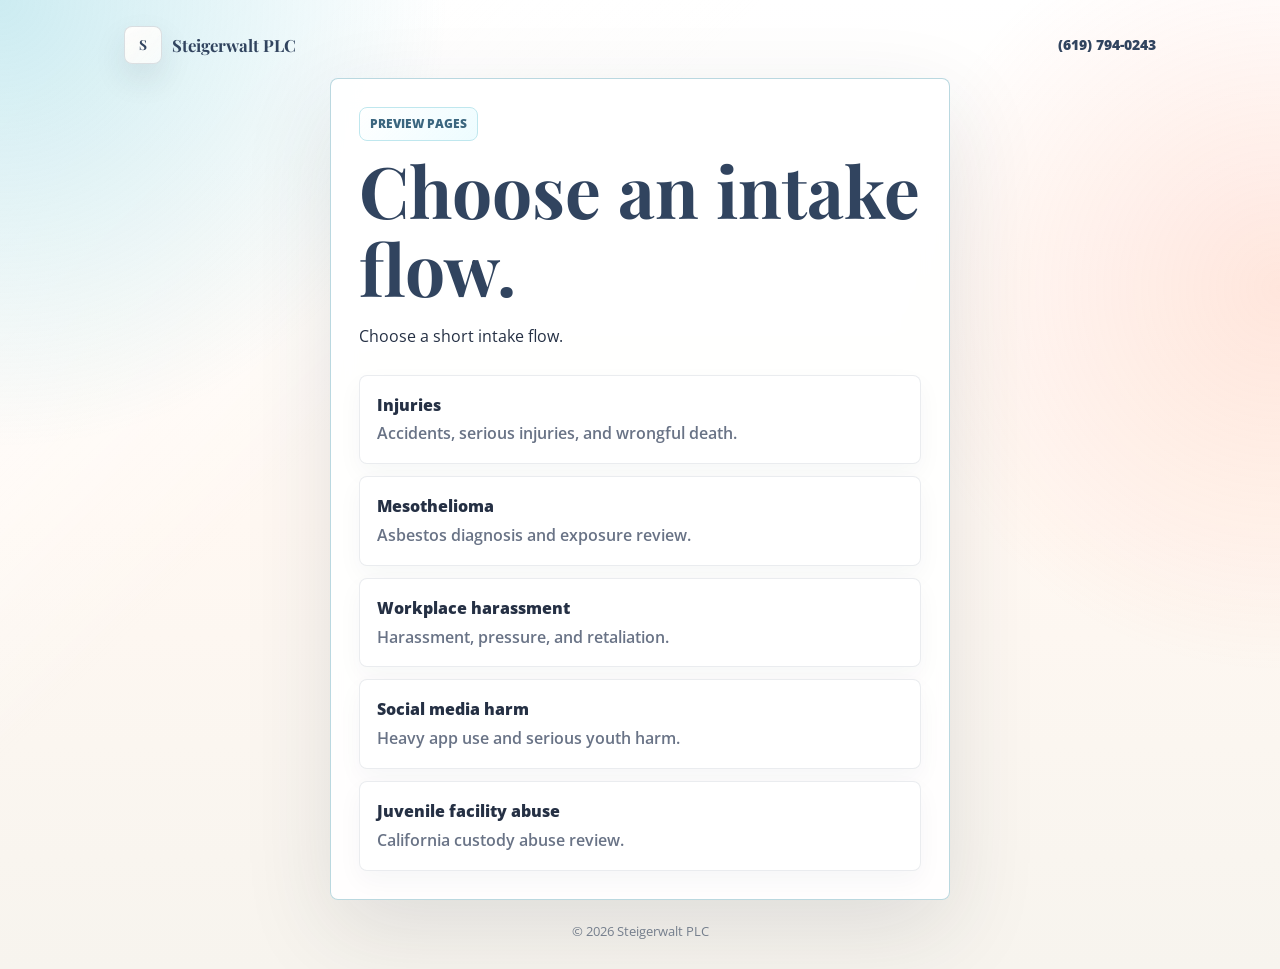
<file: index.html>
<!doctype html>
<html lang="en">
  <head>
    <meta charset="utf-8">
    <meta name="viewport" content="width=device-width, initial-scale=1">
    <title>Steigerwalt PLC Intake Preview Pages</title>
    <meta name="description" content="Steigerwalt PLC intake pages.">
    <link rel="preconnect" href="https://fonts.googleapis.com">
    <link rel="preconnect" href="https://fonts.gstatic.com" crossorigin>
    <link href="https://fonts.googleapis.com/css2?family=Open+Sans:wght@400;600;700;800&family=Playfair+Display:wght@700&display=swap" rel="stylesheet">
    <link rel="stylesheet" href="styles.css">
  </head>
  <body class="theme-injuries">
    <main class="page-shell">
      <header class="topbar">
        <a class="brand" href="/">
          <span class="brand-mark">S</span>
          <span class="brand-text">Steigerwalt PLC</span>
        </a>
        <div class="topbar-actions">
          <a class="phone-link" href="tel:6197940243">(619) 794-0243</a>
        </div>
      </header>
      <section class="hub-card">
        <p class="eyebrow">Preview Pages</p>
        <h1>Choose an intake flow.</h1>
        <p>Choose a short intake flow.</p>
        <div class="hub-links">
          <a href="/injuries/">Injuries <span>Accidents, serious injuries, and wrongful death.</span></a>
          <a href="/mesothelioma-asbestos/">Mesothelioma <span>Asbestos diagnosis and exposure review.</span></a>
          <a href="/workplace-sexual-harassment/">Workplace harassment <span>Harassment, pressure, and retaliation.</span></a>
          <a href="/social-media-addiction/">Social media harm <span>Heavy app use and serious youth harm.</span></a>
          <a href="/juvenile-detention-abuse/">Juvenile facility abuse <span>California custody abuse review.</span></a>
        </div>
      </section>
      <footer class="site-footer">
        <span>© 2026 Steigerwalt PLC</span>
      </footer>
    </main>
  </body>
</html>
</file>
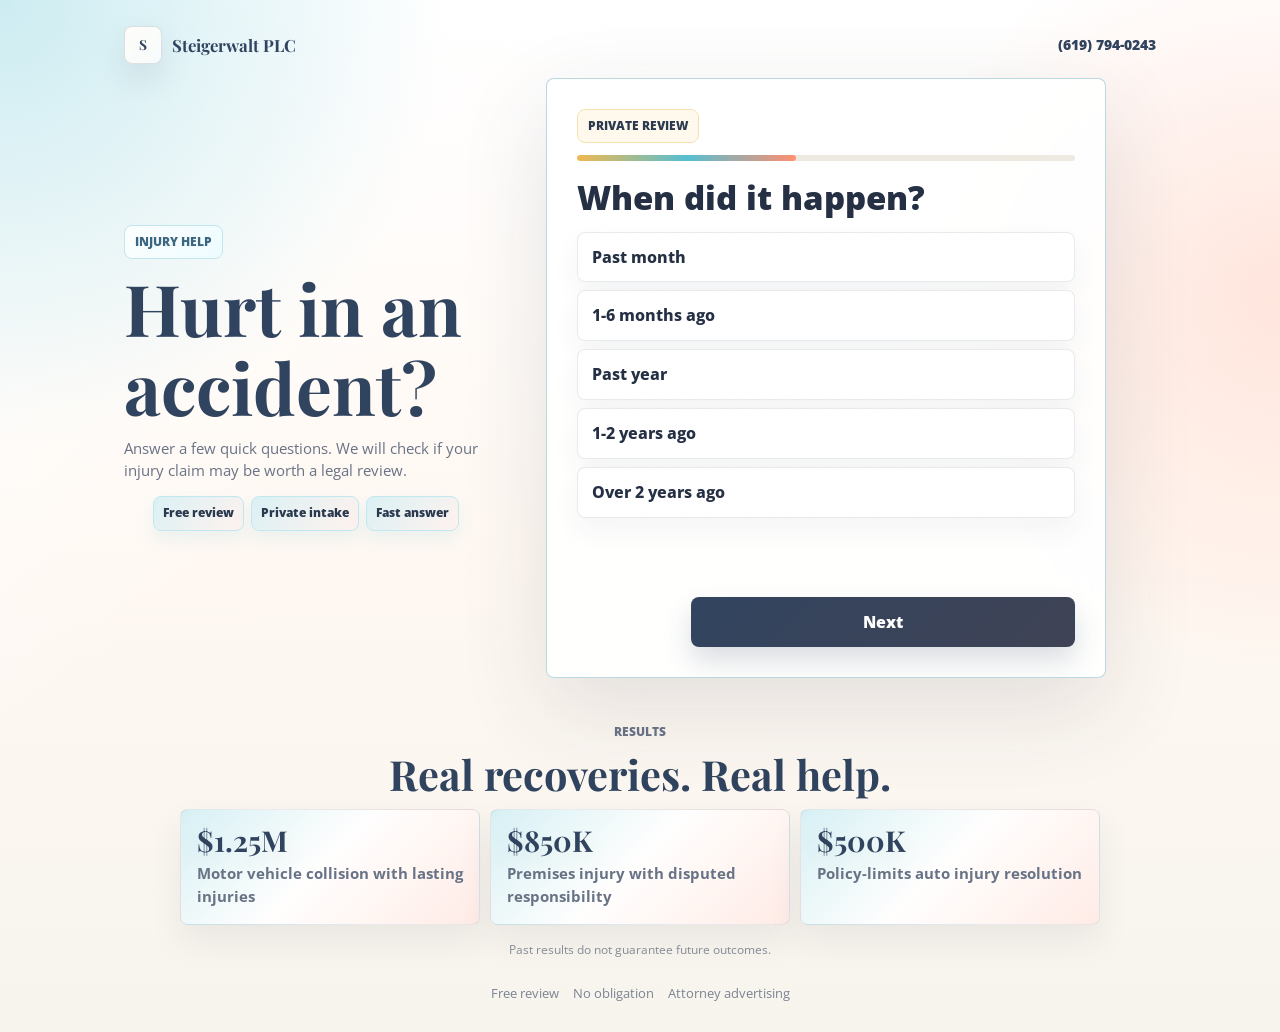
<file: injuries/index.html>
<!doctype html>
<html lang="en">
  <head>
    <meta charset="utf-8">
    <meta name="viewport" content="width=device-width, initial-scale=1">
    <title>California Injury Claim Review | Steigerwalt PLC</title>
    <meta name="description" content="Free injury, car accident, and wrongful death claim review.">
    <link rel="preconnect" href="https://fonts.googleapis.com">
    <link rel="preconnect" href="https://fonts.gstatic.com" crossorigin>
    <link href="https://fonts.googleapis.com/css2?family=Open+Sans:wght@400;600;700;800&family=Playfair+Display:wght@700&display=swap" rel="stylesheet">
    <link rel="stylesheet" href="../styles.css">
  </head>
  <body class="theme-injuries">
    <main class="page-shell">
      <header class="topbar">
        <a class="brand" href="/">
          <span class="brand-mark">S</span>
          <span class="brand-text">Steigerwalt PLC</span>
        </a>
        <div class="topbar-actions">
          <a class="phone-link" href="tel:6197940243">(619) 794-0243</a>
        </div>
      </header>
      <section class="hero-card">
        <div class="hero-copy">
          <p class="eyebrow">Injury Help</p>
          <h1>Hurt in an accident?</h1>
          <p>Answer a few quick questions. We will check if your injury claim may be worth a legal review.</p>
          <div class="trust-row" aria-label="Trust signals">
            <span>Free review</span>
            <span>Private intake</span>
            <span>Fast answer</span>
          </div>
          <p class="beta-note">Preview mode. The live site saves and emails leads.</p>
        </div>
        <form id="claim-form" class="wizard" novalidate>
          <div class="progress-line"><span id="stepCount"></span><div class="progress-track"><span id="progressBar"></span></div></div>
          <section id="stepMount" class="wizard-step is-active"></section>
          <div id="resultBox" class="result-box" hidden><span>Review</span><strong id="resultTitle"></strong><p id="resultDetail"></p></div>
          <p id="formStatus" class="form-status" role="status"></p>
          <div class="wizard-actions">
            <button id="backButton" class="button button-secondary" type="button">Back</button>
            <button id="nextButton" class="button button-primary" type="button">Next</button>
            <button id="submitButton" class="button button-primary" type="submit">Submit</button>
          </div>
        </form>
      </section>
      <section class="social-proof">
        <div class="social-proof-header"><span>Results</span><h2>Real recoveries. Real help.</h2></div>
        <div class="result-grid">
          <div class="settlement-card"><strong>$1.25M</strong><span>Motor vehicle collision with lasting injuries</span></div>
          <div class="settlement-card"><strong>$850K</strong><span>Premises injury with disputed responsibility</span></div>
          <div class="settlement-card"><strong>$500K</strong><span>Policy-limits auto injury resolution</span></div>
        </div>
        <p class="proof-disclaimer">Past results do not guarantee future outcomes.</p>
      </section>
      <footer class="site-footer"><span>Free review</span><span>No obligation</span><span>Attorney advertising</span></footer>
    </main>
    <script>
      window.INTAKE_CONFIG = {
        category: "Injuries / Car Accidents / Wrongful Death",
        thresholds: { strong: 70, review: 42 },
        resultHint: "Timing, injuries, and fault matter.",
        consent: "I agree Steigerwalt PLC may call or text me. This does not create an attorney-client relationship.",
        steps: [
          { type: "choice", name: "accidentDate", title: "When did it happen?", options: [
            { label: "Past month", value: "In the past month", score: 15 },
            { label: "1-6 months ago", value: "1 to 6 months ago", score: 14 },
            { label: "Past year", value: "Within the last year", score: 10 },
            { label: "1-2 years ago", value: "1 to 2 years ago", score: 5 },
            { label: "Over 2 years ago", value: "More than 2 years ago", score: -8 }
          ] },
          { type: "choice", name: "injuryType", title: "What happened?", options: [
            { label: "Car accident", value: "Auto accident", score: 12 },
            { label: "Motorcycle or bicycle", value: "Motorcycle or bicycle", score: 13 },
            { label: "Truck accident", value: "Truck accident", score: 16 },
            { label: "Wrongful death", value: "Wrongful death", score: 22, map: { injured: "Fatal injury" } },
            { label: "Other injury or fall", value: "Other injury or fall", score: 7 }
          ] },
          { type: "choice", name: "treatment", title: "Medical care?", options: [
            { label: "Hospital or surgery", value: "4", score: 22, map: { injured: "Yes" } },
            { label: "ER or imaging", value: "2.25", score: 16, map: { injured: "Yes" } },
            { label: "Doctor or therapy", value: "3", score: 14, map: { injured: "Yes" } },
            { label: "Pain, no care yet", value: "1.25", score: 5, map: { injured: "Not sure yet" } },
            { label: "No injury", value: "1", score: -14, map: { injured: "No" } }
          ] },
          { type: "choice", name: "caseStrength", title: "Claim status?", options: [
            { label: "Clear fault + medical bills", value: "Clear liability with medical damages", score: 28, map: { fault: "0", lawyerStatus: "No lawyer" } },
            { label: "Fault disputed + injuries", value: "Disputed liability with injuries", score: 15, map: { fault: "50" } },
            { label: "Loved one passed away", value: "Wrongful death damages", score: 28, map: { fault: "0", injured: "Fatal injury" } },
            { label: "Mostly property damage", value: "Property damage", score: -8, map: { fault: "0" } },
            { label: "Already have attorney", value: "Already represented", score: -12, map: { lawyerStatus: "Already represented" } }
          ] },
          { type: "final", title: "Contact info", note: "Private follow-up only." }
        ]
      };
    </script>
    <script src="../intake.js"></script>
  </body>
</html>
</file>
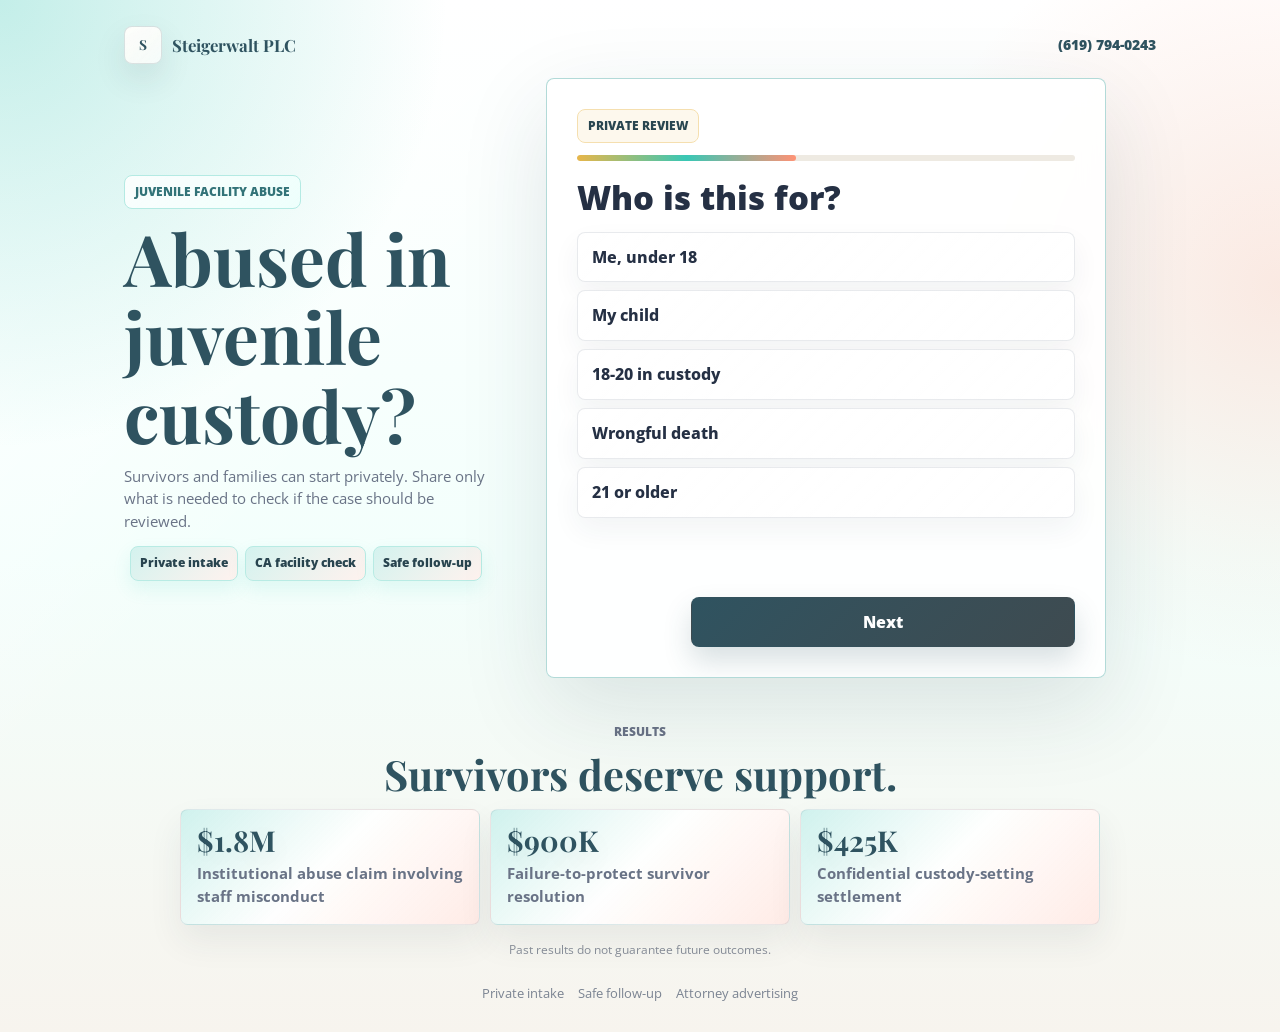
<file: juvenile-detention-abuse/index.html>
<!doctype html>
<html lang="en">
  <head>
    <meta charset="utf-8">
    <meta name="viewport" content="width=device-width, initial-scale=1">
    <title>California Juvenile Detention Sexual Abuse Review | Steigerwalt PLC</title>
    <meta name="description" content="Confidential California juvenile detention sexual abuse claim review.">
    <link rel="preconnect" href="https://fonts.googleapis.com">
    <link rel="preconnect" href="https://fonts.gstatic.com" crossorigin>
    <link href="https://fonts.googleapis.com/css2?family=Open+Sans:wght@400;600;700;800&family=Playfair+Display:wght@700&display=swap" rel="stylesheet">
    <link rel="stylesheet" href="../styles.css">
  </head>
  <body class="theme-detention">
    <main class="page-shell">
      <header class="topbar">
        <a class="brand" href="/">
          <span class="brand-mark">S</span>
          <span class="brand-text">Steigerwalt PLC</span>
        </a>
        <div class="topbar-actions">
          <a class="phone-link" href="tel:6197940243">(619) 794-0243</a>
        </div>
      </header>
      <section class="hero-card">
        <div class="hero-copy">
          <p class="eyebrow">Juvenile Facility Abuse</p>
          <h1>Abused in juvenile custody?</h1>
          <p>Survivors and families can start privately. Share only what is needed to check if the case should be reviewed.</p>
          <div class="trust-row" aria-label="Trust signals">
            <span>Private intake</span>
            <span>CA facility check</span>
            <span>Safe follow-up</span>
          </div>
          <p class="beta-note">Preview mode. The live site saves and emails leads.</p>
        </div>
        <form id="claim-form" class="wizard" novalidate>
          <div class="progress-line"><span id="stepCount"></span><div class="progress-track"><span id="progressBar"></span></div></div>
          <section id="stepMount" class="wizard-step is-active"></section>
          <div id="resultBox" class="result-box" hidden><span>Review</span><strong id="resultTitle"></strong><p id="resultDetail"></p></div>
          <p id="formStatus" class="form-status" role="status"></p>
          <div class="wizard-actions">
            <button id="backButton" class="button button-secondary" type="button">Back</button>
            <button id="nextButton" class="button button-primary" type="button">Next</button>
            <button id="submitButton" class="button button-primary" type="submit">Submit</button>
          </div>
        </form>
      </section>
      <section class="social-proof">
        <div class="social-proof-header"><span>Results</span><h2>Survivors deserve support.</h2></div>
        <div class="result-grid">
          <div class="settlement-card"><strong>$1.8M</strong><span>Institutional abuse claim involving staff misconduct</span></div>
          <div class="settlement-card"><strong>$900K</strong><span>Failure-to-protect survivor resolution</span></div>
          <div class="settlement-card"><strong>$425K</strong><span>Confidential custody-setting settlement</span></div>
        </div>
        <p class="proof-disclaimer">Past results do not guarantee future outcomes.</p>
      </section>
      <footer class="site-footer"><span>Private intake</span><span>Safe follow-up</span><span>Attorney advertising</span></footer>
    </main>
    <script>
      window.INTAKE_CONFIG = {
        category: "California Juvenile Detention Sexual Abuse",
        thresholds: { strong: 72, review: 44 },
        resultHint: "Age, facility, harm, and records matter.",
        consent: "I agree Steigerwalt PLC may call or text me. This does not create an attorney-client relationship.",
        steps: [
          { type: "choice", name: "ageAndRole", title: "Who is this for?", options: [
            { label: "Me, under 18", value: "Survivor under 18", score: 28, map: { claimantRole: "Survivor", ageAtIncident: "Under 18" } },
            { label: "My child", value: "Parent/guardian for minor", score: 28, map: { claimantRole: "Parent/guardian", ageAtIncident: "Under 18" } },
            { label: "18-20 in custody", value: "18 to 20 in juvenile custody", score: 14, map: { claimantRole: "Survivor", ageAtIncident: "18 to 20 in juvenile custody" } },
            { label: "Wrongful death", value: "Family wrongful death concern", score: 18, map: { claimantRole: "Family wrongful death concern", injured: "Fatal injury" } },
            { label: "21 or older", value: "21 or older", score: -10 },
          ] },
          { type: "choice", name: "facilityType", title: "Facility?", options: [
            { label: "CA juvenile hall", value: "CA juvenile hall/detention center", score: 18, map: { injuryType: "Juvenile detention sexual abuse" } },
            { label: "Youth / probation camp", value: "CA youth/probation camp", score: 16, map: { injuryType: "Juvenile detention sexual abuse" } },
            { label: "Youth correctional", value: "CA youth correctional facility", score: 16, map: { injuryType: "Juvenile detention sexual abuse" } },
            { label: "Transport / holding", value: "Custody transport/holding", score: 10 },
            { label: "Not in California", value: "Outside California", score: -8 }
          ] },
          { type: "choice", name: "abuseAndPerson", title: "What happened?", options: [
            { label: "Staff assault/coercion", value: "Staff sexual assault/coercion", score: 42, map: { abuseType: "Sexual assault/coercion", personInvolved: "Facility staff", injured: "Yes" } },
            { label: "Staff sexual demands", value: "Staff sexual demands", score: 34, map: { abuseType: "Staff sexual demands", personInvolved: "Facility staff", injured: "Yes" } },
            { label: "Harassment / threats", value: "Sexual harassment/threats", score: 22, map: { abuseType: "Sexual harassment/threats", injured: "Yes" } },
            { label: "Youth abuse; staff failed", value: "Peer abuse/failure to protect", score: 24, map: { abuseType: "Peer abuse/failure to protect", personInvolved: "Another youth", injured: "Yes" } },
            { label: "Not sure", value: "Unsure", score: 6 }
          ] },
          { type: "choice", name: "reportEvidence", title: "Reported or documented?", options: [
            { label: "Reported + treatment", value: "Report and treatment evidence", score: 32, map: { reported: "Reported", harmEvidence: "Treatment and report evidence" } },
            { label: "Staff knew", value: "Staff knew/should have known", score: 18, map: { reported: "Staff knew/should have known" } },
            { label: "Records or witness", value: "Treatment or report evidence", score: 20, map: { harmEvidence: "Report/witness evidence" } },
            { label: "Afraid to report", value: "Not reported due to fear", score: 8, map: { reported: "Not reported due to fear" } },
            { label: "No records yet", value: "No records yet", score: 3, map: { harmEvidence: "No records yet" } }
          ] },
          { type: "final", title: "Contact info", note: "Private follow-up only." }
        ]
      };
    </script>
    <script src="../intake.js"></script>
  </body>
</html>
</file>
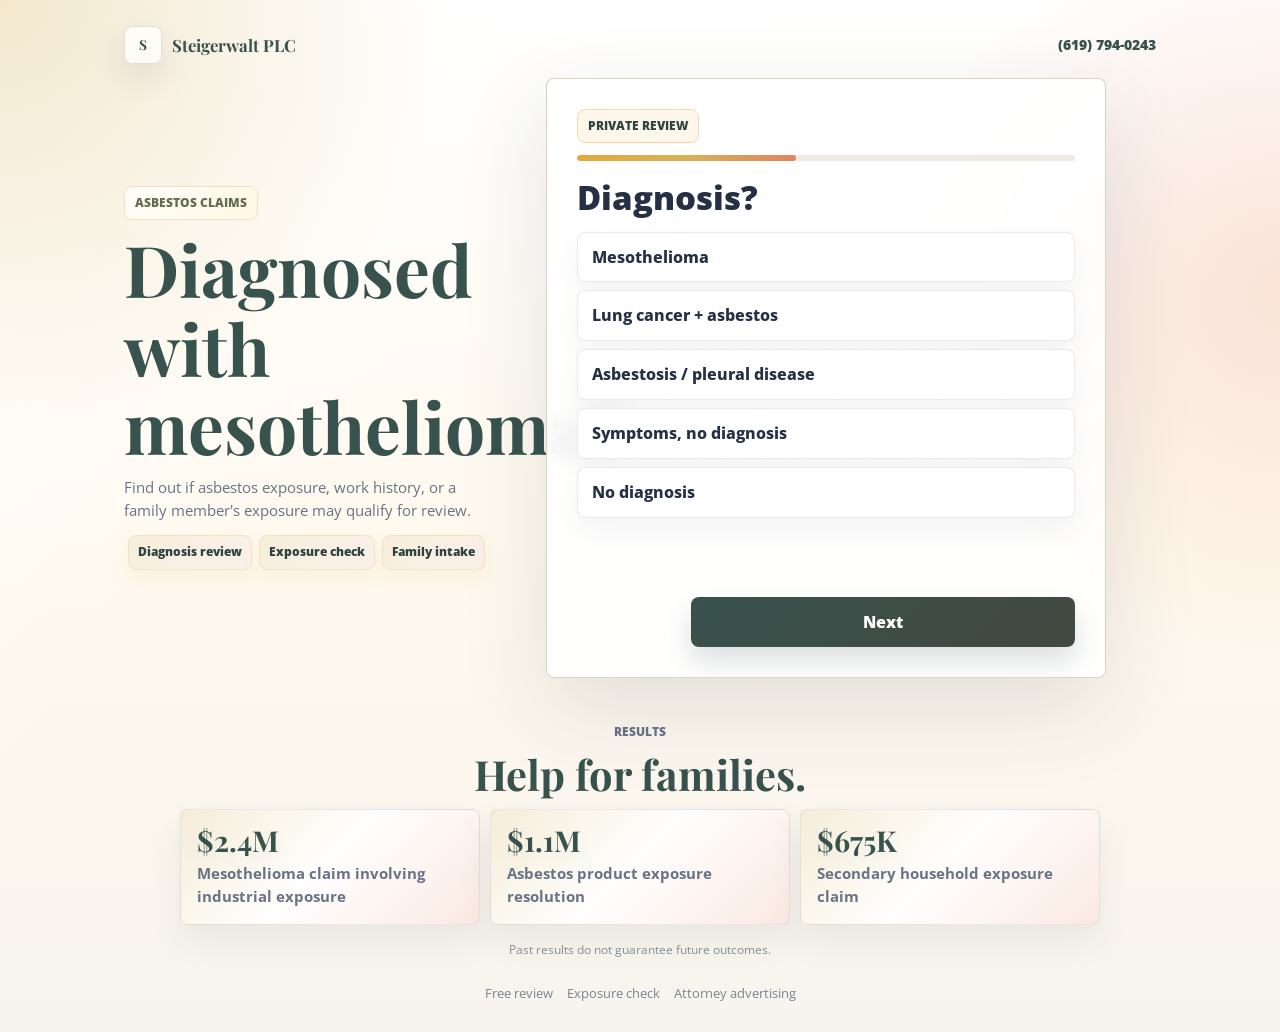
<file: mesothelioma-asbestos/index.html>
<!doctype html>
<html lang="en">
  <head>
    <meta charset="utf-8">
    <meta name="viewport" content="width=device-width, initial-scale=1">
    <title>Mesothelioma Asbestos Claim Review | Steigerwalt PLC</title>
    <meta name="description" content="Free mesothelioma and asbestos exposure claim review.">
    <link rel="preconnect" href="https://fonts.googleapis.com">
    <link rel="preconnect" href="https://fonts.gstatic.com" crossorigin>
    <link href="https://fonts.googleapis.com/css2?family=Open+Sans:wght@400;600;700;800&family=Playfair+Display:wght@700&display=swap" rel="stylesheet">
    <link rel="stylesheet" href="../styles.css">
  </head>
  <body class="theme-meso">
    <main class="page-shell">
      <header class="topbar">
        <a class="brand" href="/">
          <span class="brand-mark">S</span>
          <span class="brand-text">Steigerwalt PLC</span>
        </a>
        <div class="topbar-actions">
          <a class="phone-link" href="tel:6197940243">(619) 794-0243</a>
        </div>
      </header>
      <section class="hero-card">
        <div class="hero-copy">
          <p class="eyebrow">Asbestos Claims</p>
          <h1>Diagnosed with mesothelioma?</h1>
          <p>Find out if asbestos exposure, work history, or a family member's exposure may qualify for review.</p>
          <div class="trust-row" aria-label="Trust signals">
            <span>Diagnosis review</span>
            <span>Exposure check</span>
            <span>Family intake</span>
          </div>
          <p class="beta-note">Preview mode. The live site saves and emails leads.</p>
        </div>
        <form id="claim-form" class="wizard" novalidate>
          <div class="progress-line"><span id="stepCount"></span><div class="progress-track"><span id="progressBar"></span></div></div>
          <section id="stepMount" class="wizard-step is-active"></section>
          <div id="resultBox" class="result-box" hidden><span>Review</span><strong id="resultTitle"></strong><p id="resultDetail"></p></div>
          <p id="formStatus" class="form-status" role="status"></p>
          <div class="wizard-actions">
            <button id="backButton" class="button button-secondary" type="button">Back</button>
            <button id="nextButton" class="button button-primary" type="button">Next</button>
            <button id="submitButton" class="button button-primary" type="submit">Submit</button>
          </div>
        </form>
      </section>
      <section class="social-proof">
        <div class="social-proof-header"><span>Results</span><h2>Help for families.</h2></div>
        <div class="result-grid">
          <div class="settlement-card"><strong>$2.4M</strong><span>Mesothelioma claim involving industrial exposure</span></div>
          <div class="settlement-card"><strong>$1.1M</strong><span>Asbestos product exposure resolution</span></div>
          <div class="settlement-card"><strong>$675K</strong><span>Secondary household exposure claim</span></div>
        </div>
        <p class="proof-disclaimer">Past results do not guarantee future outcomes.</p>
      </section>
      <footer class="site-footer"><span>Free review</span><span>Exposure check</span><span>Attorney advertising</span></footer>
    </main>
    <script>
      window.INTAKE_CONFIG = {
        category: "Mass Tort / Mesothelioma From Asbestos",
        thresholds: { strong: 72, review: 45 },
        resultHint: "Diagnosis, exposure, and timing matter.",
        consent: "I agree Steigerwalt PLC may call or text me. This does not create an attorney-client relationship.",
        steps: [
          { type: "choice", name: "diagnosis", title: "Diagnosis?", options: [
            { label: "Mesothelioma", value: "Mesothelioma", score: 30, map: { injured: "Yes", treatment: "Mesothelioma diagnosis" } },
            { label: "Lung cancer + asbestos", value: "Lung cancer + asbestos", score: 18, map: { injured: "Yes" } },
            { label: "Asbestosis / pleural disease", value: "Asbestosis / pleural disease", score: 12, map: { injured: "Yes" } },
            { label: "Symptoms, no diagnosis", value: "No diagnosis yet", score: 0, map: { injured: "Not sure yet" } },
            { label: "No diagnosis", value: "No asbestos diagnosis", score: -18, map: { injured: "No" } }
          ] },
          { type: "choice", name: "exposureType", title: "Exposure source?", options: [
            { label: "Shipyard / Navy", value: "Shipyard/Navy/military exposure", score: 20 },
            { label: "Construction / trades", value: "Construction/trade exposure", score: 18 },
            { label: "Industrial site", value: "Industrial worksite exposure", score: 18 },
            { label: "Asbestos products", value: "Product exposure", score: 16 },
            { label: "Secondhand exposure", value: "Secondary household exposure", score: 12 },
            { label: "Not sure", value: "Unknown exposure", score: 2 }
          ] },
          { type: "choice", name: "timingAndRecords", title: "Records?", options: [
            { label: "Recent diagnosis + records", value: "Recent diagnosis with records", score: 28, map: { diagnosisDate: "Recent diagnosis", records: "Medical and work records" } },
            { label: "Wrongful death + records", value: "Wrongful death asbestos claim with records", score: 22, map: { diagnosisDate: "Wrongful death asbestos claim", records: "Family records" } },
            { label: "Diagnosis records", value: "Medical records only", score: 12, map: { records: "Medical records" } },
            { label: "Exposure history", value: "Exposure history", score: 6, map: { records: "Work history" } },
            { label: "No records yet", value: "No records", score: -2, map: { records: "No records" } }
          ] },
          { type: "choice", name: "lawyerStatus", title: "Attorney already?", options: [
            { label: "No", value: "No lawyer", score: 8 },
            { label: "May switch", value: "Considering switch", score: 2 },
            { label: "Already represented", value: "Already represented", score: -10 }
          ] },
          { type: "final", title: "Contact info", note: "Private follow-up only." }
        ]
      };
    </script>
    <script src="../intake.js"></script>
  </body>
</html>
</file>
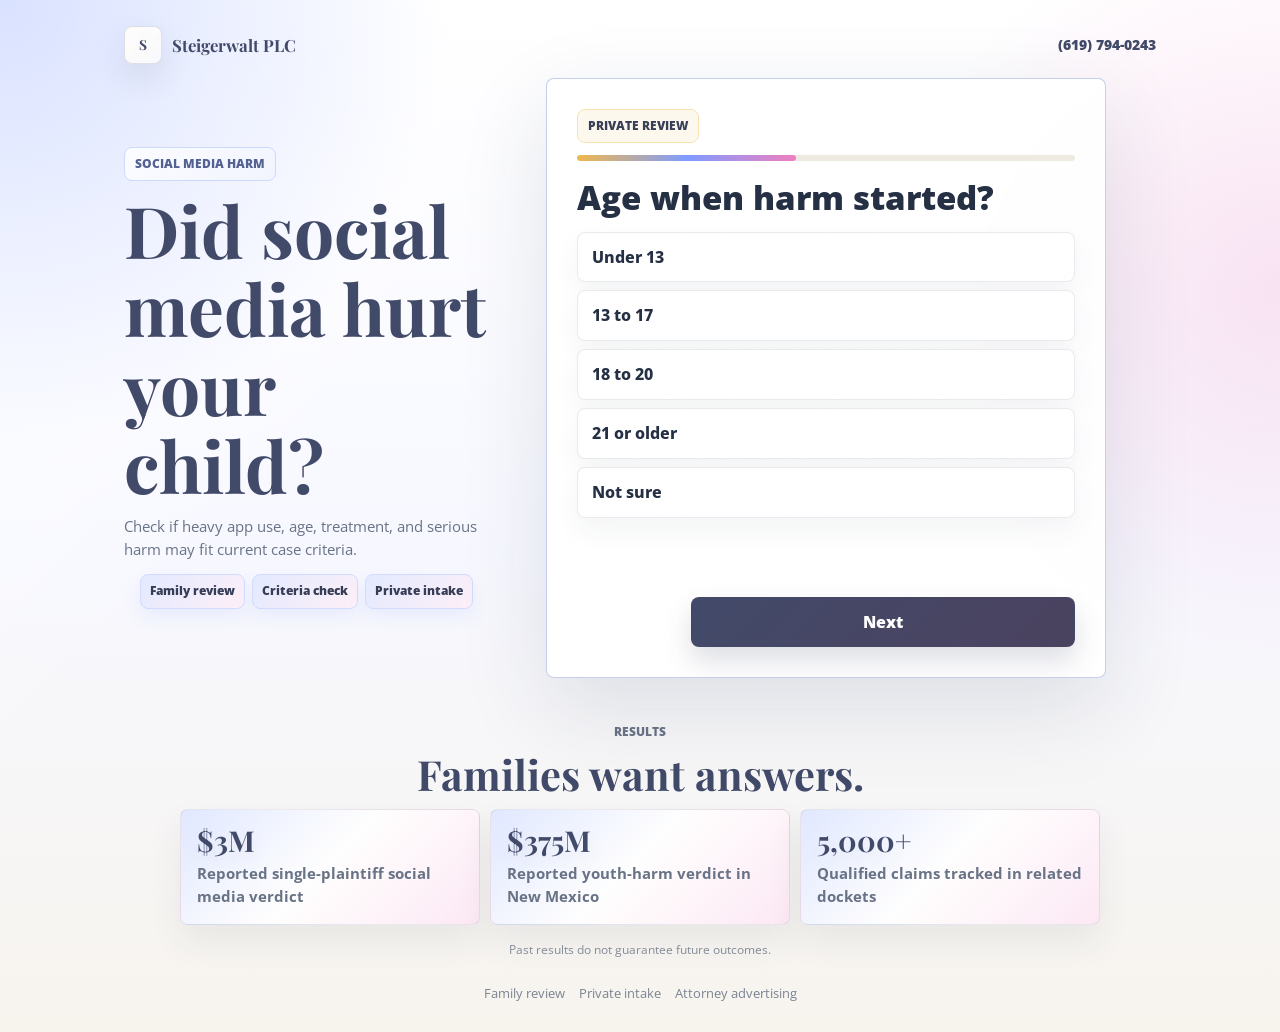
<file: social-media-addiction/index.html>
<!doctype html>
<html lang="en">
  <head>
    <meta charset="utf-8">
    <meta name="viewport" content="width=device-width, initial-scale=1">
    <title>Social Media Addiction Claim Review | Steigerwalt PLC</title>
    <meta name="description" content="Private social media harm review for families.">
    <link rel="preconnect" href="https://fonts.googleapis.com">
    <link rel="preconnect" href="https://fonts.gstatic.com" crossorigin>
    <link href="https://fonts.googleapis.com/css2?family=Open+Sans:wght@400;600;700;800&family=Playfair+Display:wght@700&display=swap" rel="stylesheet">
    <link rel="stylesheet" href="../styles.css">
  </head>
  <body class="theme-sma">
    <main class="page-shell">
      <header class="topbar">
        <a class="brand" href="/">
          <span class="brand-mark">S</span>
          <span class="brand-text">Steigerwalt PLC</span>
        </a>
        <div class="topbar-actions">
          <a class="phone-link" href="tel:6197940243">(619) 794-0243</a>
        </div>
      </header>
      <section class="hero-card">
        <div class="hero-copy">
          <p class="eyebrow">Social Media Harm</p>
          <h1>Did social media hurt your child?</h1>
          <p>Check if heavy app use, age, treatment, and serious harm may fit current case criteria.</p>
          <div class="trust-row" aria-label="Trust signals">
            <span>Family review</span>
            <span>Criteria check</span>
            <span>Private intake</span>
          </div>
          <p class="beta-note">Preview mode. The live site saves and emails leads.</p>
        </div>
        <form id="claim-form" class="wizard" novalidate>
          <div class="progress-line"><span id="stepCount"></span><div class="progress-track"><span id="progressBar"></span></div></div>
          <section id="stepMount" class="wizard-step is-active"></section>
          <div id="resultBox" class="result-box" hidden><span>Review</span><strong id="resultTitle"></strong><p id="resultDetail"></p></div>
          <p id="formStatus" class="form-status" role="status"></p>
          <div class="wizard-actions">
            <button id="backButton" class="button button-secondary" type="button">Back</button>
            <button id="nextButton" class="button button-primary" type="button">Next</button>
            <button id="submitButton" class="button button-primary" type="submit">Submit</button>
          </div>
        </form>
      </section>
      <section class="social-proof">
        <div class="social-proof-header"><span>Results</span><h2>Families want answers.</h2></div>
        <div class="result-grid">
          <div class="settlement-card"><strong>$3M</strong><span>Reported single-plaintiff social media verdict</span></div>
          <div class="settlement-card"><strong>$375M</strong><span>Reported youth-harm verdict in New Mexico</span></div>
          <div class="settlement-card"><strong>5,000+</strong><span>Qualified claims tracked in related dockets</span></div>
        </div>
        <p class="proof-disclaimer">Past results do not guarantee future outcomes.</p>
      </section>
      <footer class="site-footer"><span>Family review</span><span>Private intake</span><span>Attorney advertising</span></footer>
    </main>
    <script>
      window.INTAKE_CONFIG = {
        category: "Mass Tort / Social Media Addiction",
        thresholds: { strong: 74, review: 45 },
        resultHint: "Age, app use, harm, and records matter.",
        consent: "I agree Steigerwalt PLC may call or text me. This does not create an attorney-client relationship.",
        steps: [
          { type: "choice", name: "ageInjury", title: "Age when harm started?", options: [
            { label: "Under 13", value: "Under 13", score: 18 },
            { label: "13 to 17", value: "13 to 17", score: 18 },
            { label: "18 to 20", value: "18 to 20", score: 14 },
            { label: "21 or older", value: "21 or older", score: -18 },
            { label: "Not sure", value: "Unknown age", score: 2 }
          ] },
          { type: "choice", name: "appAndUsage", title: "App and use?", note: "Instagram, Facebook, TikTok, Snapchat, YouTube.", options: [
            { label: "Multiple apps, 3+ hrs/day", value: "Multiple covered apps with threshold usage", score: 36, map: { coveredApps: "Multiple covered apps", usageThreshold: "Meets 3+ hours/day for 4+ weeks" } },
            { label: "One covered app, 3+ hrs/day", value: "Covered app with threshold usage", score: 30, map: { coveredApps: "Covered app", usageThreshold: "Meets 3+ hours/day for 4+ weeks" } },
            { label: "Covered app, usage unclear", value: "Covered app unknown usage", score: 14, map: { coveredApps: "Covered app", usageThreshold: "Unknown usage" } },
            { label: "Under 3 hrs/day", value: "Below threshold", score: -8, map: { usageThreshold: "Below threshold" } },
            { label: "Different app", value: "Non-covered app", score: -12, map: { coveredApps: "Non-covered app" } }
          ] },
          { type: "choice", name: "injuryCategory", title: "Harm?", options: [
            { label: "Suicidal ideation", value: "Suicidal ideation", score: 20, map: { injured: "Yes", injuryType: "Social media addiction - suicidal ideation" } },
            { label: "Attempt or suicide", value: "Suicide attempt/suicide", score: 28, map: { injured: "Serious/fatal injury", injuryType: "Social media addiction - suicide attempt/suicide" } },
            { label: "Physical self-harm", value: "Physical self-harm", score: 22, map: { injured: "Yes", injuryType: "Social media addiction - self-harm" } },
            { label: "Eating disorder", value: "Eating disorder", score: 18, map: { injured: "Yes", injuryType: "Social media addiction - eating disorder" } },
            { label: "Depression/anxiety", value: "Mental health or dysmorphia", score: 16, map: { injured: "Yes", injuryType: "Social media addiction - mental health" } },
            { label: "Drug overdose", value: "Drug overdose", score: 18, map: { injured: "Yes", injuryType: "Social media addiction - overdose" } },
            { label: "No serious harm", value: "No serious harm", score: -18, map: { injured: "No" } }
          ] },
          { type: "choice", name: "treatmentEvidence", title: "Treatment or proof?", options: [
            { label: "Crisis care + records", value: "Crisis care and records", score: 30, map: { treatment: "Hospital/crisis care", evidence: "Digital and treatment records" } },
            { label: "Treatment records", value: "Professional treatment", score: 20, map: { treatment: "Professional treatment", evidence: "Medical/school records" } },
            { label: "School or screen records", value: "School/digital documentation", score: 14, map: { treatment: "School documentation", evidence: "Digital evidence" } },
            { label: "No care yet", value: "Untreated but willing", score: 5, map: { treatment: "Untreated but willing" } },
            { label: "No records", value: "No treatment", score: -5, map: { treatment: "No treatment" } }
          ] },
          { type: "final", title: "Contact info", note: "Private follow-up only." }
        ]
      };
    </script>
    <script src="../intake.js"></script>
  </body>
</html>
</file>
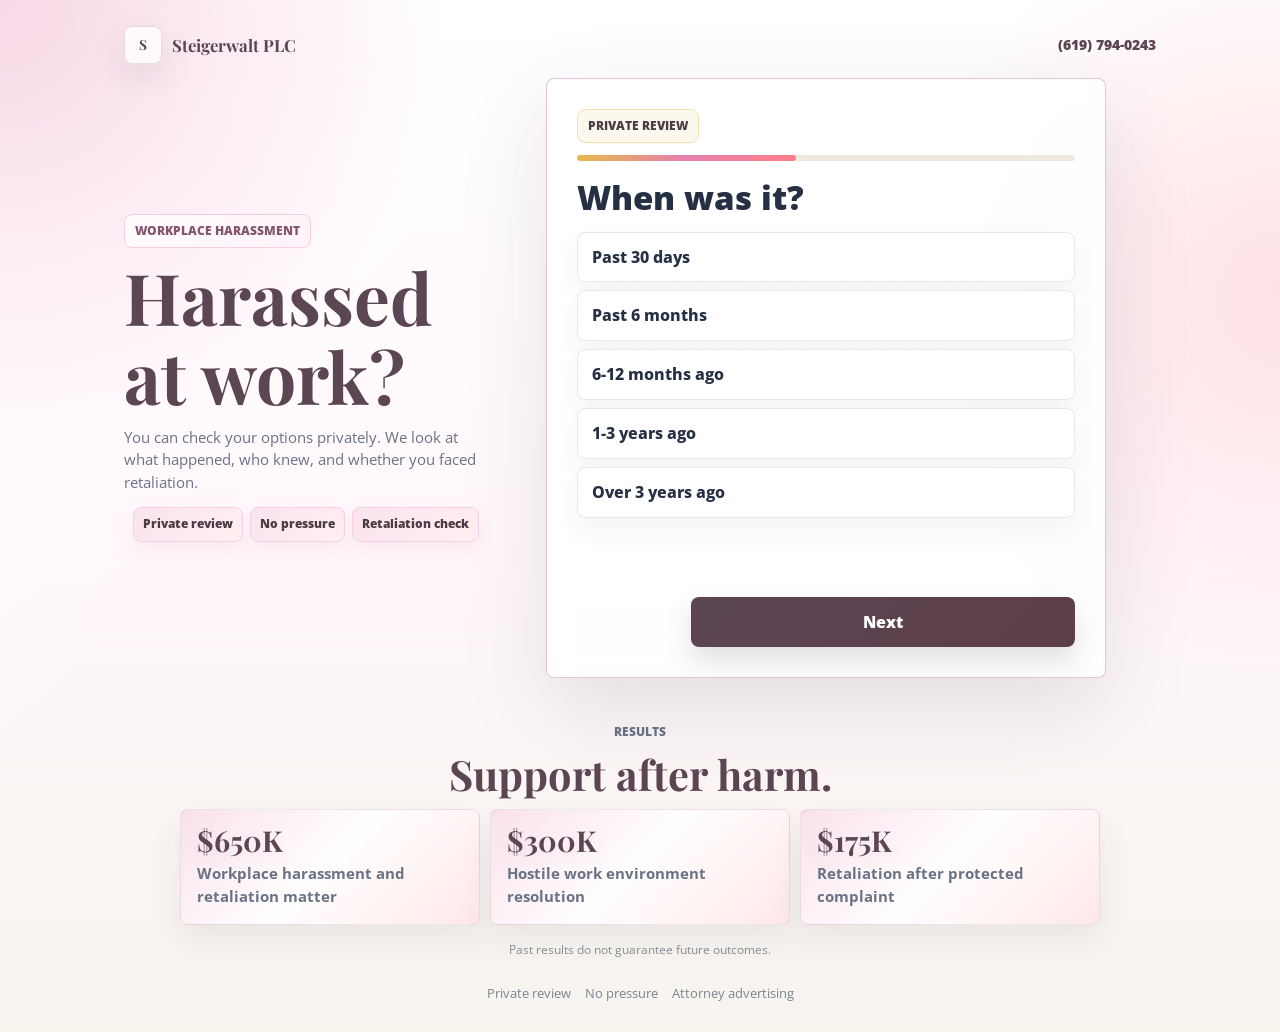
<file: workplace-sexual-harassment/index.html>
<!doctype html>
<html lang="en">
  <head>
    <meta charset="utf-8">
    <meta name="viewport" content="width=device-width, initial-scale=1">
    <title>Workplace Sexual Harassment Review | Steigerwalt PLC</title>
    <meta name="description" content="Confidential workplace sexual harassment and retaliation review.">
    <link rel="preconnect" href="https://fonts.googleapis.com">
    <link rel="preconnect" href="https://fonts.gstatic.com" crossorigin>
    <link href="https://fonts.googleapis.com/css2?family=Open+Sans:wght@400;600;700;800&family=Playfair+Display:wght@700&display=swap" rel="stylesheet">
    <link rel="stylesheet" href="../styles.css">
  </head>
  <body class="theme-harassment">
    <main class="page-shell">
      <header class="topbar">
        <a class="brand" href="/">
          <span class="brand-mark">S</span>
          <span class="brand-text">Steigerwalt PLC</span>
        </a>
        <div class="topbar-actions">
          <a class="phone-link" href="tel:6197940243">(619) 794-0243</a>
        </div>
      </header>
      <section class="hero-card">
        <div class="hero-copy">
          <p class="eyebrow">Workplace Harassment</p>
          <h1>Harassed at work?</h1>
          <p>You can check your options privately. We look at what happened, who knew, and whether you faced retaliation.</p>
          <div class="trust-row" aria-label="Trust signals">
            <span>Private review</span>
            <span>No pressure</span>
            <span>Retaliation check</span>
          </div>
          <p class="beta-note">Preview mode. The live site saves and emails leads.</p>
        </div>
        <form id="claim-form" class="wizard" novalidate>
          <div class="progress-line"><span id="stepCount"></span><div class="progress-track"><span id="progressBar"></span></div></div>
          <section id="stepMount" class="wizard-step is-active"></section>
          <div id="resultBox" class="result-box" hidden><span>Review</span><strong id="resultTitle"></strong><p id="resultDetail"></p></div>
          <p id="formStatus" class="form-status" role="status"></p>
          <div class="wizard-actions">
            <button id="backButton" class="button button-secondary" type="button">Back</button>
            <button id="nextButton" class="button button-primary" type="button">Next</button>
            <button id="submitButton" class="button button-primary" type="submit">Submit</button>
          </div>
        </form>
      </section>
      <section class="social-proof">
        <div class="social-proof-header"><span>Results</span><h2>Support after harm.</h2></div>
        <div class="result-grid">
          <div class="settlement-card"><strong>$650K</strong><span>Workplace harassment and retaliation matter</span></div>
          <div class="settlement-card"><strong>$300K</strong><span>Hostile work environment resolution</span></div>
          <div class="settlement-card"><strong>$175K</strong><span>Retaliation after protected complaint</span></div>
        </div>
        <p class="proof-disclaimer">Past results do not guarantee future outcomes.</p>
      </section>
      <footer class="site-footer"><span>Private review</span><span>No pressure</span><span>Attorney advertising</span></footer>
    </main>
    <script>
      window.INTAKE_CONFIG = {
        category: "Workplace Sexual Harassment",
        thresholds: { strong: 70, review: 42 },
        resultHint: "What happened, who knew, and retaliation matter.",
        consent: "I agree Steigerwalt PLC may call or text me. This does not create an attorney-client relationship.",
        steps: [
          { type: "choice", name: "lastIncident", title: "When was it?", options: [
            { label: "Past 30 days", value: "Within the past 30 days", score: 16 },
            { label: "Past 6 months", value: "Within the past 6 months", score: 15 },
            { label: "6-12 months ago", value: "6 to 12 months ago", score: 10 },
            { label: "1-3 years ago", value: "1 to 3 years ago", score: 4 },
            { label: "Over 3 years ago", value: "More than 3 years ago", score: -10 }
          ] },
          { type: "choice", name: "conductType", title: "What happened?", options: [
            { label: "Advances or touching", value: "Unwanted sexual advances/contact", score: 22, map: { injuryType: "Sexual harassment" } },
            { label: "Supervisor pressure", value: "Quid pro quo pressure", score: 26, map: { injuryType: "Quid pro quo sexual harassment" } },
            { label: "Repeated sexual conduct", value: "Hostile work environment", score: 18, map: { injuryType: "Hostile work environment" } },
            { label: "Retaliation", value: "Retaliation", score: 18, map: { injuryType: "Retaliation after harassment" } },
            { label: "Not sexual in nature", value: "Not sex-based", score: -16, map: { injuryType: "General workplace issue" } }
          ] },
          { type: "choice", name: "severityAndRole", title: "Severity?", options: [
            { label: "Severe supervisor incident", value: "Severe supervisor incident", score: 28, map: { severity: "One severe incident", harasserRole: "Supervisor/manager" } },
            { label: "Repeated conduct", value: "Repeated conduct", score: 22, map: { severity: "Repeated over weeks or months" } },
            { label: "Ongoing conduct", value: "Ongoing conduct", score: 24, map: { severity: "Constant or ongoing" } },
            { label: "One comment", value: "One offensive comment", score: 0, map: { severity: "One offensive comment" } },
            { label: "Not sure", value: "Unsure severity", score: 3 }
          ] },
          { type: "choice", name: "reportAndImpact", title: "Report or retaliation?", options: [
            { label: "Reported + job loss", value: "Reported with retaliation", score: 30, map: { reported: "Reported to HR/management", jobImpact: "Tangible job action", lostWages: 1 } },
            { label: "Management knew", value: "Management knew", score: 18, map: { reported: "Supervisor knew/witnessed" } },
            { label: "Afraid to report", value: "Not reported due to fear", score: 10, map: { jobImpact: "Hostile work environment only" } },
            { label: "Hostile environment", value: "Hostile work environment only", score: 8, map: { jobImpact: "Hostile work environment only" } },
            { label: "No job impact", value: "No job impact", score: -4, map: { jobImpact: "No job impact" } }
          ] },
          { type: "final", title: "Contact info", note: "Private follow-up only." }
        ]
      };
    </script>
    <script src="../intake.js"></script>
  </body>
</html>
</file>
<file: styles.css>
:root {
  --bg: #fbfaf7;
  --panel: #ffffff;
  --ink: #253044;
  --muted: #697386;
  --line: #e6e1d8;
  --brand: #31445f;
  --brand-2: #24364f;
  --accent: #9db7c7;
  --accent-soft: #edf4f6;
  --gold: #c7a45d;
  --warm: #d98f7d;
  --success: #2f6b58;
  --danger: #9f4b4b;
  color-scheme: light;
}

* {
  box-sizing: border-box;
}

html {
  background: var(--bg);
}

body {
  min-height: 100vh;
  margin: 0;
  color: var(--ink);
  background:
    radial-gradient(circle at top left, color-mix(in srgb, var(--accent) 30%, transparent) 0, transparent 28rem),
    radial-gradient(circle at right 18rem, color-mix(in srgb, var(--warm) 20%, transparent) 0, transparent 24rem),
    linear-gradient(135deg, rgba(255, 255, 255, 0.9) 0%, rgba(255, 255, 255, 0) 34%),
    linear-gradient(180deg, #ffffff 0%, var(--bg) 54%, #f7f4ee 100%);
  font-family: "Open Sans", Arial, sans-serif;
  line-height: 1.55;
  letter-spacing: 0;
}

a {
  color: inherit;
  text-decoration: none;
}

button,
input,
select,
textarea {
  font: inherit;
}

.page-shell {
  width: min(1120px, 100%);
  min-height: 100vh;
  margin: 0 auto;
  padding: 14px 14px 18px;
  display: grid;
  grid-template-rows: auto 1fr auto;
}

.topbar {
  display: flex;
  align-items: center;
  justify-content: space-between;
  gap: 12px;
  padding: 2px 0 14px;
}

.topbar-actions {
  display: flex;
  align-items: center;
  justify-content: flex-end;
  gap: 0;
  flex-wrap: wrap;
}

.brand {
  display: inline-flex;
  align-items: center;
  gap: 10px;
  min-width: 0;
}

.brand-mark {
  display: grid;
  place-items: center;
  width: 38px;
  height: 38px;
  border: 1px solid color-mix(in srgb, var(--brand) 16%, transparent);
  border-radius: 8px;
  background:
    linear-gradient(145deg, rgba(255, 255, 255, 0.94), rgba(255, 255, 255, 0.74)),
    linear-gradient(135deg, color-mix(in srgb, var(--gold) 28%, transparent), transparent);
  color: var(--brand);
  font-family: "Playfair Display", Georgia, serif;
  font-size: 0.86rem;
  font-weight: 700;
  box-shadow: 0 14px 32px rgba(35, 48, 68, 0.1);
}

.brand-text {
  color: var(--brand);
  font-family: "Playfair Display", Georgia, serif;
  font-size: 1.05rem;
  font-weight: 700;
  white-space: nowrap;
}

.phone-link,
.home-link {
  min-height: 0;
  padding: 0;
  display: inline-flex;
  align-items: center;
  justify-content: center;
  border: 0;
  border-radius: 0;
  background: transparent;
  color: var(--brand);
  font-size: 0.88rem;
  font-weight: 900;
  box-shadow: none;
}

.beta-badge {
  background: var(--accent-soft);
  color: color-mix(in srgb, var(--brand) 74%, var(--accent));
  text-transform: uppercase;
}

.hero-card {
  align-self: center;
  display: grid;
  grid-template-columns: 1fr;
  gap: 14px;
  padding: 0 0 22px;
}

.hero-copy {
  max-width: 720px;
  margin: 0 auto;
  text-align: center;
}

.eyebrow {
  display: inline-flex;
  width: fit-content;
  margin: 0 0 10px;
  padding: 7px 10px;
  border: 1px solid color-mix(in srgb, var(--accent) 38%, #fff);
  border-radius: 8px;
  background:
    linear-gradient(135deg, rgba(255, 255, 255, 0.84), color-mix(in srgb, var(--accent-soft) 82%, #fff));
  color: color-mix(in srgb, var(--brand) 72%, var(--accent));
  font-size: 0.73rem;
  font-weight: 800;
  text-transform: uppercase;
}

.trust-row {
  display: flex;
  flex-wrap: wrap;
  justify-content: center;
  gap: 7px;
  margin-top: 13px;
}

.trust-row span {
  padding: 7px 9px;
  border: 1px solid color-mix(in srgb, var(--accent) 36%, #fff);
  border-radius: 8px;
  background:
    linear-gradient(135deg, color-mix(in srgb, var(--accent) 22%, #fff), color-mix(in srgb, var(--warm) 12%, #fff));
  color: color-mix(in srgb, var(--brand) 78%, #111);
  font-size: 0.76rem;
  font-weight: 850;
  box-shadow: 0 8px 18px color-mix(in srgb, var(--accent) 12%, transparent);
}

h1,
h2 {
  margin: 0;
  color: var(--brand);
  line-height: 1.1;
}

h1 {
  max-width: 680px;
  margin: 0 auto;
  font-family: "Playfair Display", Georgia, serif;
  font-size: clamp(1.88rem, 7.7vw, 4.45rem);
  font-weight: 700;
}

.hero-copy > p:not(.eyebrow):not(.beta-note) {
  max-width: 650px;
  margin: 12px auto 0;
  color: var(--muted);
  font-size: 0.96rem;
  line-height: 1.46;
}

.beta-note {
  display: none;
  max-width: 600px;
  margin-top: 16px;
  padding: 13px 15px;
  border: 1px solid color-mix(in srgb, var(--accent) 32%, #fff);
  border-radius: 16px;
  background: rgba(255, 255, 255, 0.72);
  color: color-mix(in srgb, var(--brand) 78%, #111);
  font-size: 0.88rem;
  font-weight: 650;
}

.preview-mode .beta-note {
  display: block;
}

.hub-card,
.wizard {
  width: 100%;
  max-width: 620px;
  margin: 0 auto;
  background: rgba(255, 255, 255, 0.9);
  border: 1px solid color-mix(in srgb, var(--accent) 26%, rgba(49, 68, 95, 0.16));
  border-radius: 8px;
  box-shadow: 0 30px 90px rgba(37, 48, 68, 0.12);
  backdrop-filter: blur(12px);
}

.hub-card {
  align-self: center;
  padding: 28px;
}

.hub-links {
  display: grid;
  gap: 12px;
  margin-top: 26px;
}

.hub-links a {
  display: block;
  padding: 17px;
  border: 1px solid rgba(49, 68, 95, 0.1);
  border-radius: 8px;
  background: #fff;
  font-weight: 800;
  box-shadow: 0 10px 26px rgba(37, 48, 68, 0.04);
}

.hub-links span {
  display: block;
  margin-top: 4px;
  color: var(--muted);
  font-weight: 600;
}

.wizard {
  min-height: 520px;
  padding: 18px;
  display: flex;
  flex-direction: column;
  position: relative;
  overflow: hidden;
}

.wizard::before {
  content: "Private Review";
  display: inline-flex;
  width: fit-content;
  margin-bottom: 12px;
  padding: 7px 10px;
  border: 1px solid color-mix(in srgb, var(--gold) 44%, #fff);
  border-radius: 8px;
  background: color-mix(in srgb, var(--gold) 10%, #fff);
  color: color-mix(in srgb, var(--brand) 80%, #111);
  font-size: 0.72rem;
  font-weight: 900;
  text-transform: uppercase;
}

.progress-line {
  display: grid;
  gap: 0;
  margin-bottom: 18px;
}

.progress-line > span {
  display: none;
}

.progress-track {
  height: 6px;
  overflow: hidden;
  background: #eeeae2;
  border-radius: 8px;
}

.progress-track span {
  display: block;
  width: 10%;
  height: 100%;
  background: var(--accent);
  background: linear-gradient(90deg, var(--gold), var(--accent), var(--warm));
  border-radius: inherit;
  transition: width 180ms ease;
}

.wizard-step {
  display: none;
  flex: 1;
}

.wizard-step.is-active {
  display: block;
}

.wizard-step h2 {
  margin-bottom: 14px;
  color: var(--ink);
  font-size: clamp(1.45rem, 7vw, 2.05rem);
  font-weight: 800;
  line-height: 1.18;
}

.step-note {
  margin: -5px 0 18px;
  color: var(--muted);
  font-size: 0.95rem;
}

.choice-list {
  display: grid;
  gap: 8px;
}

.choice-list button {
  width: 100%;
  min-height: 50px;
  padding: 12px 14px;
  border: 1px solid rgba(49, 68, 95, 0.11);
  border-radius: 8px;
  background:
    linear-gradient(135deg, rgba(255, 255, 255, 0.98), rgba(255, 255, 255, 0.88));
  color: var(--ink);
  font-weight: 750;
  text-align: left;
  cursor: pointer;
  box-shadow: 0 12px 28px rgba(37, 48, 68, 0.055);
  transition: border-color 140ms ease, background 140ms ease, color 140ms ease, transform 140ms ease, box-shadow 140ms ease;
}

.choice-list button:hover,
.choice-list button.is-selected {
  border-color: color-mix(in srgb, var(--accent) 68%, var(--brand));
  background:
    linear-gradient(135deg, color-mix(in srgb, var(--accent-soft) 90%, #fff), #fff);
  color: var(--brand);
  transform: translateY(-1px);
  box-shadow: 0 14px 28px rgba(37, 48, 68, 0.07);
}

.field-grid {
  display: grid;
  gap: 12px;
}

.field-label {
  display: grid;
  gap: 8px;
  margin-bottom: 14px;
  color: var(--brand);
  font-size: 0.9rem;
  font-weight: 800;
}

input,
select,
textarea {
  width: 100%;
  border: 1px solid rgba(49, 68, 95, 0.14);
  border-radius: 8px;
  background: #fff;
  color: var(--ink);
  font-weight: 650;
}

input,
select {
  min-height: 54px;
  padding: 0 14px;
}

textarea {
  min-height: 138px;
  padding: 13px 14px;
  resize: vertical;
}

input:focus,
select:focus,
textarea:focus {
  border-color: color-mix(in srgb, var(--accent) 72%, var(--brand));
  outline: 4px solid color-mix(in srgb, var(--accent) 22%, transparent);
}

.consent {
  display: flex;
  align-items: flex-start;
  gap: 11px;
  margin: 16px 0;
  color: var(--muted);
  font-size: 0.82rem;
  font-weight: 600;
}

.consent input {
  width: 18px;
  min-width: 18px;
  height: 18px;
  min-height: 18px;
  margin-top: 3px;
}

.result-box {
  margin-top: 18px;
  padding: 16px;
  background: var(--accent-soft);
  border: 1px solid color-mix(in srgb, var(--accent) 36%, #fff);
  border-radius: 8px;
}

.result-box span {
  display: block;
  color: color-mix(in srgb, var(--brand) 78%, var(--accent));
  font-size: 0.72rem;
  font-weight: 800;
  text-transform: uppercase;
}

.result-box strong {
  display: block;
  margin-top: 4px;
  color: var(--brand);
  font-family: "Playfair Display", Georgia, serif;
  font-size: clamp(1.65rem, 8vw, 2.2rem);
  line-height: 1;
}

.result-box p {
  margin: 8px 0 0;
  color: var(--muted);
  font-size: 0.88rem;
}

.form-status {
  min-height: 24px;
  margin: auto 0 14px;
  color: var(--success);
  font-weight: 800;
}

.form-status.error {
  color: var(--danger);
}

.wizard-actions {
  display: grid;
  grid-template-columns: 104px 1fr;
  gap: 10px;
  margin-top: auto;
}

.button {
  min-height: 50px;
  border: 1px solid transparent;
  border-radius: 8px;
  font-weight: 850;
  cursor: pointer;
  transition: transform 140ms ease, background 140ms ease, box-shadow 140ms ease;
}

.button:hover {
  transform: translateY(-1px);
}

.button-primary {
  background:
    linear-gradient(135deg, var(--brand), color-mix(in srgb, var(--brand-2) 88%, var(--warm)));
  color: #fff;
  box-shadow: 0 14px 28px color-mix(in srgb, var(--brand) 18%, transparent);
}

.button-primary:hover {
  background: var(--brand-2);
}

.button-secondary {
  background: #fff;
  border-color: rgba(49, 68, 95, 0.12);
  color: var(--brand);
}

#submitButton {
  grid-column: 2;
}

[hidden] {
  display: none !important;
}

.site-footer {
  display: flex;
  flex-wrap: wrap;
  justify-content: center;
  gap: 14px;
  padding: 22px 0 6px;
  color: #7b8492;
  font-size: 0.8rem;
  text-align: center;
}

.site-footer a {
  color: var(--brand);
  font-weight: 800;
}

.social-proof {
  width: 100%;
  max-width: 920px;
  margin: 0 auto;
  padding: 18px 0 2px;
}

.social-proof-header {
  max-width: 620px;
  margin: 0 auto 12px;
  text-align: center;
}

.social-proof-header span {
  color: var(--muted);
  font-size: 0.76rem;
  font-weight: 800;
  text-transform: uppercase;
}

.social-proof-header h2 {
  margin-top: 8px;
  font-family: "Playfair Display", Georgia, serif;
  font-size: clamp(1.8rem, 7vw, 2.6rem);
}

.result-grid {
  display: grid;
  gap: 10px;
}

.settlement-card {
  padding: 16px;
  border: 1px solid rgba(49, 68, 95, 0.1);
  border-radius: 8px;
  background:
    linear-gradient(135deg, color-mix(in srgb, var(--accent) 24%, #fff), rgba(255, 255, 255, 0.88) 48%, color-mix(in srgb, var(--warm) 18%, #fff));
  box-shadow: 0 16px 34px rgba(37, 48, 68, 0.075);
}

.settlement-card strong {
  display: block;
  color: var(--brand);
  text-shadow: 0 8px 24px rgba(37, 48, 68, 0.08);
  font-family: "Playfair Display", Georgia, serif;
  font-size: 1.8rem;
  line-height: 1;
}

.settlement-card span {
  display: block;
  margin-top: 8px;
  color: var(--muted);
  font-size: 0.92rem;
  font-weight: 700;
}

.proof-disclaimer {
  max-width: 760px;
  margin: 16px auto 0;
  color: #858b96;
  font-size: 0.76rem;
  text-align: center;
}

.theme-injuries {
  --bg: #fff8f2;
  --brand: #31445f;
  --brand-2: #253851;
  --accent: #56bfd2;
  --accent-soft: #e9fbff;
  --gold: #f0b84f;
  --warm: #ff8f70;
}

.theme-meso {
  --bg: #fff9ee;
  --brand: #38524d;
  --brand-2: #2c403c;
  --accent: #d7b25a;
  --accent-soft: #fff6dd;
  --gold: #e5a83a;
  --warm: #e4825c;
}

.theme-harassment {
  --bg: #fff7fb;
  --brand: #5c4654;
  --brand-2: #46353f;
  --accent: #e77fad;
  --accent-soft: #fff0f6;
  --gold: #e5b94e;
  --warm: #ff7d88;
}

.theme-sma {
  --bg: #f7f8ff;
  --brand: #424a69;
  --brand-2: #343a52;
  --accent: #7f9cff;
  --accent-soft: #eef2ff;
  --gold: #efb84d;
  --warm: #ee7fc0;
}

.theme-detention {
  --bg: #f3fffc;
  --brand: #2f5360;
  --brand-2: #24414b;
  --accent: #39c7b5;
  --accent-soft: #e9fffb;
  --gold: #e8b649;
  --warm: #ff9275;
}

@media (min-width: 780px) {
  .page-shell {
    padding: 24px clamp(26px, 4vw, 44px) 22px;
  }

  .hero-card {
    grid-template-columns: minmax(0, 0.88fr) minmax(420px, 560px);
    align-items: center;
    gap: clamp(28px, 5vw, 58px);
  }

  .hero-copy {
    margin: 0;
    text-align: left;
  }

  h1,
  .hero-copy > p:not(.eyebrow):not(.beta-note) {
    margin-left: 0;
    margin-right: 0;
  }

  .wizard {
    min-height: 600px;
    padding: 30px;
  }

  .result-grid {
    grid-template-columns: repeat(3, 1fr);
  }
}

@media (max-width: 560px) {
  .page-shell {
    padding: 12px 12px 16px;
  }

  .topbar {
    align-items: center;
    flex-direction: row;
    padding-bottom: 12px;
  }

  .topbar-actions {
    width: auto;
  }

  .brand-text {
    white-space: normal;
  }

  .phone-link,
  .home-link {
    flex: 0 0 auto;
  }

  .wizard {
    min-height: 510px;
  }

  .wizard-actions {
    grid-template-columns: 1fr;
  }

  #submitButton {
    grid-column: auto;
  }
}
</file>
